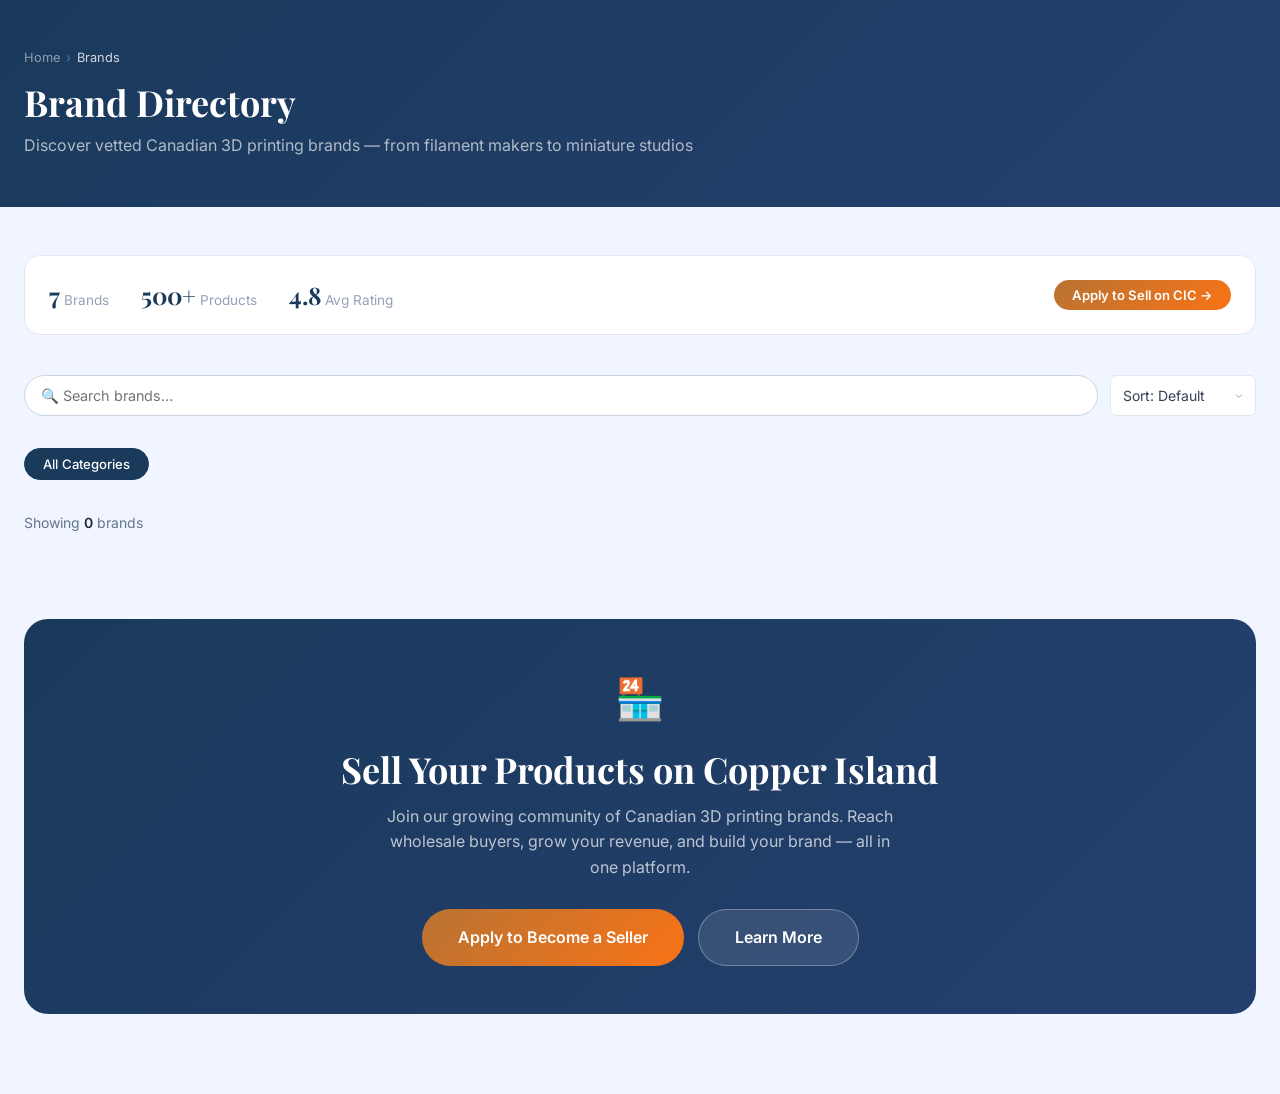
<file: brands.html>
<!DOCTYPE html>
<html lang="en">
<head>
  <meta charset="UTF-8">
  <meta name="viewport" content="width=device-width, initial-scale=1.0">
  <title>Brands Directory — Copper Island Collectables</title>
  <meta name="description" content="Discover all 3D printing brands on Copper Island Collectables. Browse by category, rating, and specialty.">
  <link rel="preconnect" href="https://fonts.googleapis.com">
  <link rel="preconnect" href="https://fonts.gstatic.com" crossorigin>
  <link href="https://fonts.googleapis.com/css2?family=Playfair+Display:wght@600;700;800&family=Inter:wght@400;500;600;700&display=swap" rel="stylesheet">
  <link rel="stylesheet" href="css/styles.css">
  <link rel="icon" type="image/png" href="copperlogo.png">
  <style>
    .brands-page-grid {
      display: grid;
      grid-template-columns: repeat(auto-fill, minmax(320px, 1fr));
      gap: 24px;
    }
    .brand-list-card {
      background: var(--white);
      border-radius: var(--radius-lg);
      border: 1px solid var(--gray-200);
      overflow: hidden;
      transition: all var(--transition);
      box-shadow: var(--shadow-xs);
      text-decoration: none;
      display: block;
    }
    .brand-list-card:hover {
      transform: translateY(-5px);
      box-shadow: var(--shadow-md);
      border-color: var(--copper-light);
    }
    .brand-list-cover {
      height: 120px;
      overflow: hidden;
      position: relative;
    }
    .brand-list-cover img {
      width: 100%; height: 100%; object-fit: cover;
    }
    .brand-list-body {
      padding: 20px;
      display: flex;
      gap: 16px;
      align-items: flex-start;
    }
    .brand-list-logo {
      width: 56px; height: 56px;
      border-radius: var(--radius);
      background: linear-gradient(135deg, var(--blue-dark), var(--blue-mid));
      color: var(--white);
      font-family: var(--font-heading);
      font-size: 1.3rem; font-weight: 700;
      display: flex; align-items: center; justify-content: center;
      flex-shrink: 0; margin-top: -44px;
      border: 3px solid var(--white);
      box-shadow: var(--shadow-sm);
    }
    .brand-list-info { flex: 1; }
    .brand-list-name { font-family: var(--font-heading); font-size: 1.1rem; font-weight: 700; color: var(--blue-dark); margin-bottom: 4px; }
    .brand-list-cat { font-size: 0.72rem; font-weight: 700; text-transform: uppercase; letter-spacing: .07em; color: var(--copper); margin-bottom: 6px; }
    .brand-list-tagline { font-size: 0.82rem; color: var(--gray-500); line-height: 1.5; margin-bottom: 10px; }
    .brand-list-meta { display: flex; gap: 14px; flex-wrap: wrap; font-size: 0.75rem; color: var(--gray-400); }
    .brand-search-bar {
      display: flex; gap: 12px; margin-bottom: 32px; flex-wrap: wrap;
    }
    .brand-search-input {
      flex: 1; min-width: 240px;
      padding: 11px 16px; border: 1.5px solid var(--gray-300);
      border-radius: var(--radius-full); font-size: 0.9rem;
      outline: none; transition: border-color var(--transition);
    }
    .brand-search-input:focus { border-color: var(--copper); }
    .cat-filter-pills { display: flex; gap: 8px; flex-wrap: wrap; margin-bottom: 32px; }
    .cat-pill {
      padding: 7px 18px; border-radius: var(--radius-full);
      border: 1.5px solid var(--gray-300); background: var(--white);
      font-size: 0.82rem; font-weight: 500; color: var(--gray-600);
      cursor: pointer; transition: all var(--transition);
    }
    .cat-pill:hover, .cat-pill.active {
      background: var(--blue-dark); border-color: var(--blue-dark); color: var(--white);
    }
  </style>
</head>
<body>

<div id="header-mount"></div>

<!-- Page Hero -->
<section class="page-hero">
  <div class="container">
    <div class="breadcrumb">
      <a href="index.html">Home</a><span>›</span>
      <span class="current">Brands</span>
    </div>
    <h1>Brand Directory</h1>
    <p>Discover vetted Canadian 3D printing brands — from filament makers to miniature studios</p>
  </div>
</section>

<!-- Brands Section -->
<section style="padding:48px 0 80px;background:var(--blue-bg)">
  <div class="container">

    <!-- Stats Bar -->
    <div style="display:flex;gap:32px;flex-wrap:wrap;margin-bottom:40px;padding:20px 24px;background:var(--white);border-radius:var(--radius-lg);border:1px solid var(--gray-200)">
      <div><span style="font-size:1.5rem;font-weight:700;font-family:var(--font-heading);color:var(--blue-dark)">7</span> <span style="font-size:0.85rem;color:var(--gray-400)">Brands</span></div>
      <div><span style="font-size:1.5rem;font-weight:700;font-family:var(--font-heading);color:var(--blue-dark)">500+</span> <span style="font-size:0.85rem;color:var(--gray-400)">Products</span></div>
      <div><span style="font-size:1.5rem;font-weight:700;font-family:var(--font-heading);color:var(--blue-dark)">4.8</span> <span style="font-size:0.85rem;color:var(--gray-400)">Avg Rating</span></div>
      <div style="margin-left:auto;display:flex;align-items:center"><button class="btn btn-copper btn-sm" onclick="openModal()">Apply to Sell on CIC →</button></div>
    </div>

    <!-- Search + Sort -->
    <div class="brand-search-bar">
      <input type="text" class="brand-search-input" id="brand-search"
        placeholder="🔍 Search brands…" oninput="filterBrands()">
      <select class="sort-select" id="brand-sort" onchange="filterBrands()" style="padding-right:36px">
        <option value="default">Sort: Default</option>
        <option value="rating">Top Rated</option>
        <option value="products">Most Products</option>
        <option value="name">Name A–Z</option>
        <option value="newest">Newest</option>
      </select>
    </div>

    <!-- Category Pills -->
    <div class="cat-filter-pills" id="cat-pills">
      <button class="cat-pill active" data-cat="" onclick="setCatFilter('',this)">All Categories</button>
    </div>

    <!-- Results count -->
    <div style="margin-bottom:20px;font-size:0.875rem;color:var(--gray-500)">
      Showing <span id="brand-count" style="font-weight:600;color:var(--gray-800)">0</span> brands
    </div>

    <!-- Grid -->
    <div class="brands-page-grid" id="brands-grid"></div>

    <!-- Empty State -->
    <div id="brands-empty" style="display:none;text-align:center;padding:80px">
      <div style="font-size:3rem;margin-bottom:16px">🔍</div>
      <h3 style="color:var(--blue-dark);margin-bottom:8px">No brands found</h3>
      <p style="color:var(--gray-400)">Try a different search term or category filter</p>
    </div>

    <!-- Become a Seller CTA -->
    <div style="margin-top:64px;background:linear-gradient(135deg,var(--blue-dark),#243f6e);border-radius:var(--radius-xl);padding:48px;text-align:center;color:var(--white)">
      <div style="font-size:2.5rem;margin-bottom:16px">🏪</div>
      <h2 style="color:var(--white);margin-bottom:12px">Sell Your Products on Copper Island</h2>
      <p style="color:rgba(255,255,255,0.7);max-width:520px;margin:0 auto 28px">Join our growing community of Canadian 3D printing brands. Reach wholesale buyers, grow your revenue, and build your brand — all in one platform.</p>
      <div style="display:flex;gap:14px;justify-content:center;flex-wrap:wrap">
        <button class="btn btn-copper btn-lg" onclick="openModal()">Apply to Become a Seller</button>
        <a href="about.html" class="btn btn-lg" style="background:rgba(255,255,255,0.1);color:var(--white);border:1.5px solid rgba(255,255,255,0.3)">Learn More</a>
      </div>
    </div>
  </div>
</section>

<div id="footer-mount"></div>
<div id="modal-mount"></div>

<script src="js/data.js"></script>
<script src="js/main.js"></script>
<script>
  initPage('brands');

  // Build category pills
  const brandCats = [...new Set(BRANDS.map(b => b.category))];
  const pillsEl = document.getElementById('cat-pills');
  brandCats.forEach(cat => {
    const btn = document.createElement('button');
    btn.className = 'cat-pill';
    btn.dataset.cat = cat;
    btn.textContent = cat;
    btn.onclick = () => setCatFilter(cat, btn);
    pillsEl.appendChild(btn);
  });

  let activeCatFilter = '';

  function setCatFilter(cat, el) {
    activeCatFilter = cat;
    document.querySelectorAll('.cat-pill').forEach(p => p.classList.remove('active'));
    el.classList.add('active');
    filterBrands();
  }

  function filterBrands() {
    const q    = document.getElementById('brand-search').value.toLowerCase();
    const sort = document.getElementById('brand-sort').value;
    let   list = [...BRANDS];

    if (activeCatFilter) list = list.filter(b => b.category === activeCatFilter);
    if (q) list = list.filter(b =>
      b.name.toLowerCase().includes(q) ||
      b.category.toLowerCase().includes(q) ||
      b.location.toLowerCase().includes(q) ||
      b.tagline.toLowerCase().includes(q) ||
      b.tags.join(' ').toLowerCase().includes(q)
    );

    switch (sort) {
      case 'rating':   list.sort((a, b) => b.rating - a.rating); break;
      case 'products': list.sort((a, b) => b.productCount - a.productCount); break;
      case 'name':     list.sort((a, b) => a.name.localeCompare(b.name)); break;
      case 'newest':   list.sort((a, b) => b.founded - a.founded); break;
    }

    document.getElementById('brand-count').textContent = list.length;

    const grid = document.getElementById('brands-grid');
    const empty = document.getElementById('brands-empty');

    if (list.length === 0) {
      grid.innerHTML = '';
      empty.style.display = 'block';
    } else {
      empty.style.display = 'none';
      grid.innerHTML = list.map(brand => {
        const prodCount = PRODUCTS.filter(p => p.brandId === brand.id).length;
        return `
          <a href="brand.html?id=${brand.id}" class="brand-list-card">
            <div class="brand-list-cover">
              <img src="${brand.cover}" alt="${brand.name}" loading="lazy"
                onerror="this.src='https://picsum.photos/seed/bcover${brand.id}/800/300'">
            </div>
            <div class="brand-list-body">
              <div class="brand-list-logo">${brand.name.charAt(0)}</div>
              <div class="brand-list-info">
                <div class="brand-list-cat">${brand.category}</div>
                <div class="brand-list-name">${brand.name}</div>
                <div class="brand-list-tagline">${brand.tagline}</div>
                <div class="brand-list-meta">
                  <span>📍 ${brand.location}</span>
                  <span>⭐ ${brand.rating} (${brand.reviewCount})</span>
                  <span>📦 ${prodCount} products</span>
                  <span>🏷️ Min ${brand.minOrder}</span>
                </div>
                <div style="display:flex;flex-wrap:wrap;gap:5px;margin-top:10px">
                  ${brand.tags.slice(0,3).map(t => `<span class="chip" style="font-size:.7rem">${t}</span>`).join('')}
                </div>
              </div>
            </div>
          </a>
        `;
      }).join('');
    }
  }

  // Initial render
  filterBrands();
</script>
</body>
</html>
</file>
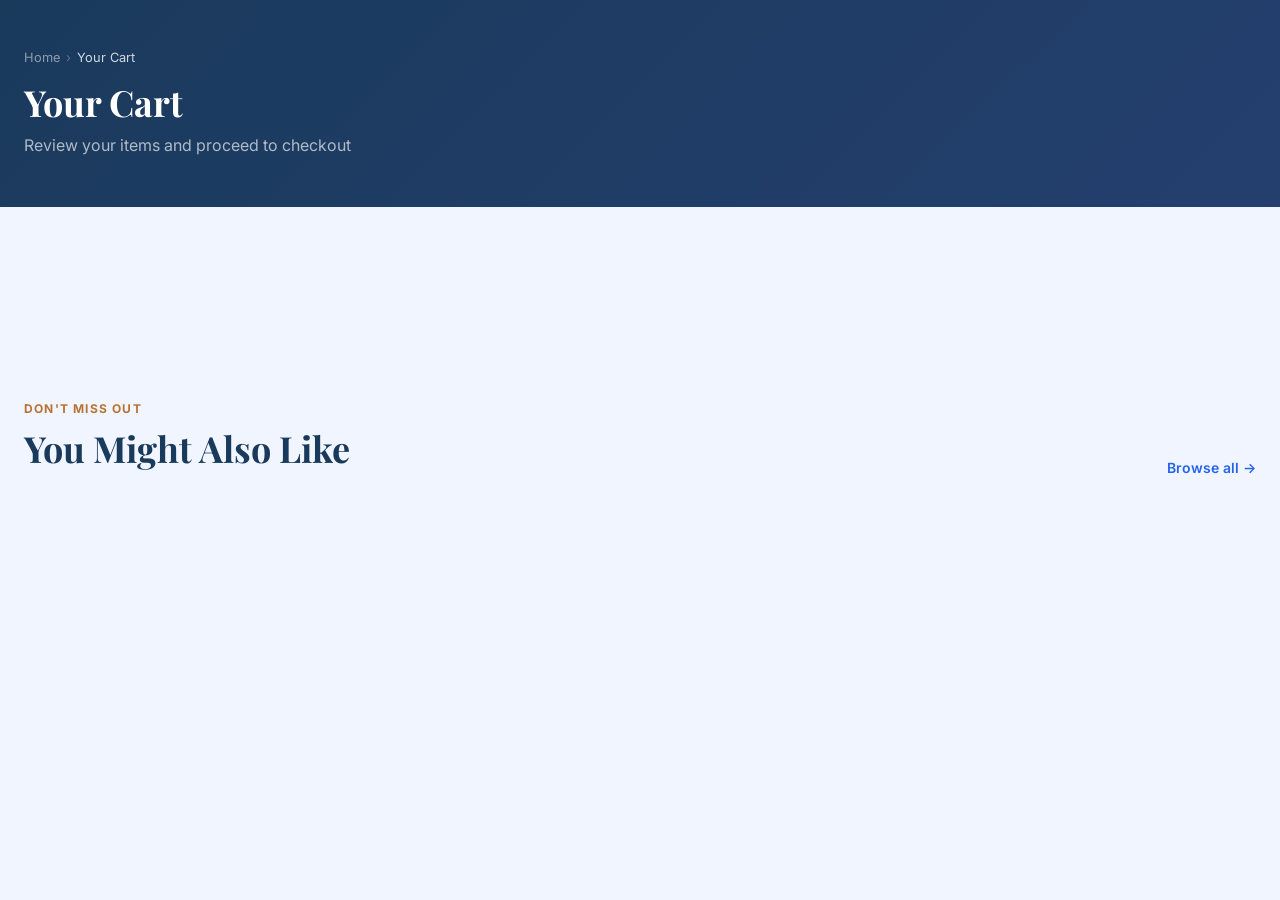
<file: cart.html>
<!DOCTYPE html>
<html lang="en">
<head>
  <meta charset="UTF-8">
  <meta name="viewport" content="width=device-width, initial-scale=1.0">
  <title>Cart — Copper Island Collectables</title>
  <meta name="description" content="Your shopping cart at Copper Island Collectables.">
  <link rel="preconnect" href="https://fonts.googleapis.com">
  <link rel="preconnect" href="https://fonts.gstatic.com" crossorigin>
  <link href="https://fonts.googleapis.com/css2?family=Playfair+Display:wght@600;700;800&family=Inter:wght@400;500;600;700&display=swap" rel="stylesheet">
  <link rel="stylesheet" href="css/styles.css">
  <link rel="icon" type="image/png" href="copperlogo.png">
</head>
<body>

<div id="header-mount"></div>

<!-- Page Hero -->
<section class="page-hero">
  <div class="container">
    <div class="breadcrumb">
      <a href="index.html">Home</a><span>›</span>
      <span class="current">Your Cart</span>
    </div>
    <h1>Your Cart</h1>
    <p id="cart-hero-desc">Review your items and proceed to checkout</p>
  </div>
</section>

<!-- Cart -->
<div class="container cart-page">
  <div id="cart-mount"></div>
</div>

<!-- Recently Viewed / Suggested -->
<section style="background:var(--blue-bg);padding:64px 0">
  <div class="container">
    <div class="section-header">
      <div>
        <div class="section-eyebrow">Don't Miss Out</div>
        <h2 class="section-title">You Might Also Like</h2>
      </div>
      <a href="category.html" class="see-all-link">Browse all →</a>
    </div>
    <div class="products-grid" id="suggested-grid"></div>
  </div>
</section>

<div id="footer-mount"></div>
<div id="modal-mount"></div>

<script src="js/data.js"></script>
<script src="js/main.js"></script>
<script>
  initPage('');

  function renderCart() {
    const cart  = getCart();
    const mount = document.getElementById('cart-mount');

    if (cart.length === 0) {
      document.getElementById('cart-hero-desc').textContent = 'Your cart is currently empty';
      mount.innerHTML = `
        <div class="cart-empty">
          <div class="cart-empty-icon">🛒</div>
          <h2>Your cart is empty</h2>
          <p>Add some amazing 3D printing supplies to get started!</p>
          <a href="category.html" class="btn btn-primary btn-lg">Start Shopping</a>
        </div>
      `;
      return;
    }

    document.getElementById('cart-hero-desc').textContent = `${cart.reduce((s,i)=>s+i.qty,0)} item${cart.reduce((s,i)=>s+i.qty,0)!==1?'s':''} in your cart`;

    const subtotal  = getCartTotal();
    const shipping  = subtotal >= 150 ? 0 : 12.95;
    const tax       = subtotal * 0.13;
    const total     = subtotal + shipping + tax;
    const savedAmt  = cart.reduce((s, item) => {
      const p = getProductById(item.id);
      return s + (p ? (p.retailPrice - p.wholesalePrice) * item.qty : 0);
    }, 0);

    mount.innerHTML = `
      <div class="cart-grid">
        <!-- Cart Items -->
        <div class="cart-items">
          <div style="display:flex;align-items:center;justify-content:space-between;margin-bottom:16px">
            <h3 style="font-family:var(--font-body);font-size:1rem;font-weight:700;color:var(--gray-800)">Order Items (${cart.length})</h3>
            <button onclick="clearAllCart()" style="background:none;border:none;font-size:0.78rem;color:var(--gray-400);cursor:pointer">Clear all</button>
          </div>

          ${cart.map(item => {
            const product = getProductById(item.id);
            const lineTotal = item.price * item.qty;
            const saved = product ? (product.retailPrice - product.wholesalePrice) * item.qty : 0;
            return `
              <div class="cart-item" id="cart-item-${item.id}-${encodeURIComponent(item.variant)}">
                <a href="product.html?id=${item.id}" class="cart-item-img">
                  <img src="${item.image}" alt="${item.name}"
                    onerror="this.src='https://picsum.photos/seed/${item.id}/200/200'">
                </a>
                <div class="cart-item-info">
                  <div class="cart-item-brand">${item.brand}</div>
                  <a href="product.html?id=${item.id}" class="cart-item-name" style="display:block">${item.name}</a>
                  ${item.variant ? `<div class="cart-item-variant">Variant: ${item.variant}</div>` : ''}
                  ${saved > 0 ? `<div style="font-size:0.72rem;color:var(--orange);margin-top:4px;font-weight:600">You save ${formatPrice(saved)}</div>` : ''}
                  <div class="cart-item-controls">
                    <div class="qty-control">
                      <button onclick="cartUpdateQty(${item.id},'${item.variant}',-1)">−</button>
                      <input type="number" value="${item.qty}" min="1"
                        onchange="cartSetQty(${item.id},'${item.variant}',this.value)"
                        style="width:52px;height:36px">
                      <button onclick="cartUpdateQty(${item.id},'${item.variant}',1)">+</button>
                    </div>
                    <div style="text-align:right">
                      <div class="cart-item-price">${formatPrice(lineTotal)}</div>
                      <div style="font-size:0.72rem;color:var(--gray-400)">${formatPrice(item.price)} each</div>
                    </div>
                    <button class="cart-remove" onclick="cartRemove(${item.id},'${item.variant}')">✕ Remove</button>
                  </div>
                </div>
              </div>
            `;
          }).join('')}

          <div style="margin-top:24px;padding:16px;background:var(--blue-bg);border-radius:var(--radius);border:1px solid var(--blue-light);font-size:0.85rem;color:var(--blue-dark)">
            ${shipping === 0 ? '🎉 You qualify for <strong>free shipping</strong>!' : `📦 Add <strong>${formatPrice(150 - subtotal)}</strong> more to get <strong>free shipping</strong>`}
          </div>
        </div>

        <!-- Order Summary -->
        <div class="order-summary">
          <h3>Order Summary</h3>

          <div class="summary-row"><span class="label">Subtotal (${cart.reduce((s,i)=>s+i.qty,0)} items)</span><span class="value">${formatPrice(subtotal)}</span></div>
          ${savedAmt > 0 ? `<div class="summary-row"><span class="label" style="color:var(--orange)">Wholesale Savings</span><span class="value" style="color:var(--orange)">−${formatPrice(savedAmt)}</span></div>` : ''}
          <div class="summary-row"><span class="label">Shipping</span><span class="value">${shipping === 0 ? '<span style="color:#22c55e;font-weight:600">FREE</span>' : formatPrice(shipping)}</span></div>
          <div class="summary-row"><span class="label">Tax (HST 13%)</span><span class="value">${formatPrice(tax)}</span></div>

          <div class="promo-input-row">
            <input type="text" placeholder="Promo code" id="promo-input">
            <button onclick="applyPromo()">Apply</button>
          </div>

          <div class="summary-row summary-total">
            <span class="label">Total</span>
            <span class="value">${formatPrice(total)}</span>
          </div>

          <button class="btn btn-primary btn-full btn-lg" style="margin-top:20px" onclick="proceedCheckout()">Proceed to Checkout →</button>
          <a href="category.html" class="btn btn-outline btn-full" style="margin-top:10px">Continue Shopping</a>

          <div style="margin-top:20px;display:flex;flex-direction:column;gap:6px;font-size:0.75rem;color:var(--gray-400)">
            <div>🔒 256-bit SSL encrypted checkout</div>
            <div>📦 Free shipping on orders over $150</div>
            <div>🔄 30-day return policy</div>
            <div>💳 Net-30 terms available</div>
          </div>

          <div style="margin-top:20px;padding-top:16px;border-top:1px solid var(--gray-200)">
            <div style="font-size:0.72rem;color:var(--gray-400);margin-bottom:8px;text-align:center">We Accept</div>
            <div style="display:flex;justify-content:center;gap:8px;font-size:1.2rem">💳 🏦 💰 📱</div>
          </div>
        </div>
      </div>
    `;
  }

  function cartUpdateQty(id, variant, delta) {
    const cart  = getCart();
    const item  = cart.find(i => i.id === id && i.variant === variant);
    if (!item) return;
    const newQty = Math.max(1, item.qty + delta);
    updateCartQty(id, variant, newQty);
    renderCart();
  }

  function cartSetQty(id, variant, val) {
    updateCartQty(id, variant, parseInt(val) || 1);
    renderCart();
  }

  function cartRemove(id, variant) {
    removeFromCart(id, variant);
    renderCart();
    showToast('Item removed from cart', 'info');
  }

  function clearAllCart() {
    if (confirm('Remove all items from your cart?')) {
      localStorage.removeItem('cic_cart');
      updateCartBadge();
      renderCart();
    }
  }

  function applyPromo() {
    const code = document.getElementById('promo-input').value.trim().toUpperCase();
    if (code === 'MAKER10') showToast('Promo code applied! 10% off your order 🎉', 'success');
    else if (code === 'CIC2025') showToast('Welcome promo applied! Free shipping added 🎉', 'success');
    else showToast('Invalid promo code. Try MAKER10 or CIC2025', 'error');
  }

  function proceedCheckout() {
    openModal();
    showToast('Please log in or sign up to complete your order', 'info');
  }

  // Suggested products (featured, not in cart)
  const cartIds = getCart().map(i => i.id);
  const suggested = PRODUCTS.filter(p => !cartIds.includes(p.id) && p.isFeatured).slice(0, 4);
  document.getElementById('suggested-grid').innerHTML = suggested.map(renderProductCard).join('');

  // Initial render
  renderCart();
</script>
</body>
</html>
</file>
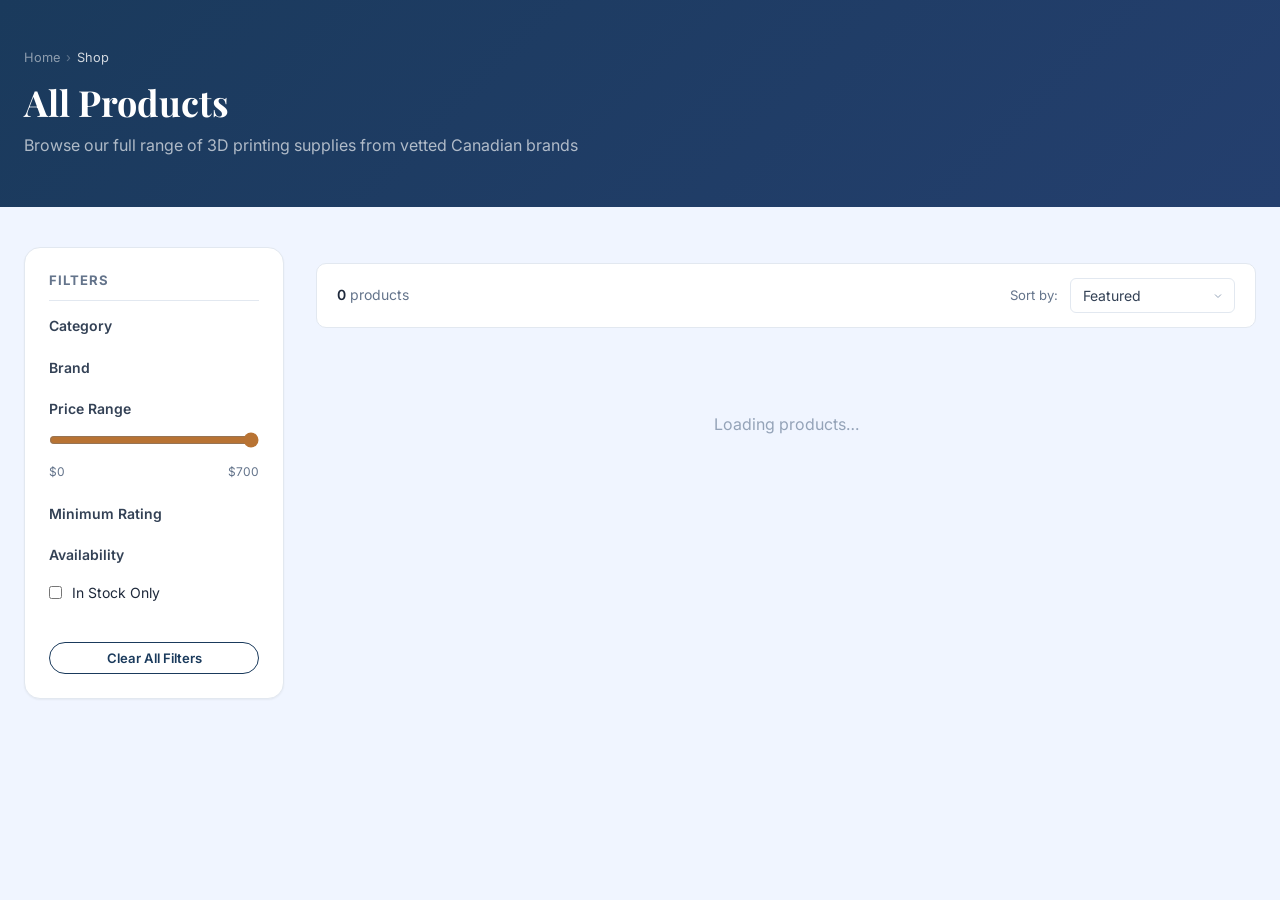
<file: category.html>
<!DOCTYPE html>
<html lang="en">
<head>
  <meta charset="UTF-8">
  <meta name="viewport" content="width=device-width, initial-scale=1.0">
  <title>Shop — Copper Island Collectables</title>
  <meta name="description" content="Browse all 3D printing products — printers, filaments, resin, miniatures, parts, and tools at wholesale prices.">
  <link rel="preconnect" href="https://fonts.googleapis.com">
  <link rel="preconnect" href="https://fonts.gstatic.com" crossorigin>
  <link href="https://fonts.googleapis.com/css2?family=Playfair+Display:wght@600;700;800&family=Inter:wght@400;500;600;700&display=swap" rel="stylesheet">
  <link rel="stylesheet" href="css/styles.css">
  <link rel="icon" type="image/png" href="copperlogo.png">
  <style>
    .mobile-filter-btn {
      display: none; padding: 10px 18px; background: var(--blue-dark); color: var(--white);
      border: none; border-radius: var(--radius-sm); font-size: 0.875rem; font-weight: 600;
      cursor: pointer; margin-bottom: 16px;
    }
    @media (max-width: 768px) { .mobile-filter-btn { display: flex; align-items: center; gap: 8px; } }
  </style>
</head>
<body>

<div id="header-mount"></div>

<!-- Page Hero -->
<section class="page-hero">
  <div class="container">
    <div class="breadcrumb">
      <a href="index.html">Home</a>
      <span>›</span>
      <span class="current" id="breadcrumb-current">Shop</span>
    </div>
    <h1 id="page-title">All Products</h1>
    <p id="page-desc">Browse our full range of 3D printing supplies from vetted Canadian brands</p>
  </div>
</section>

<!-- Main Shop Layout -->
<div class="container">
  <div class="shop-layout">

    <!-- Sidebar Filters -->
    <aside class="filter-sidebar" id="filter-sidebar">
      <h3>Filters</h3>

      <!-- Category -->
      <div class="filter-group">
        <h4>Category</h4>
        <div id="cat-filters"></div>
      </div>

      <!-- Brand -->
      <div class="filter-group">
        <h4>Brand</h4>
        <div id="brand-filters"></div>
      </div>

      <!-- Price Range -->
      <div class="filter-group">
        <h4>Price Range</h4>
        <div class="price-range">
          <input type="range" id="price-max" min="10" max="700" value="700" step="5"
            oninput="document.getElementById('price-max-label').textContent = '$'+this.value; filterProducts()">
          <div class="price-labels">
            <span>$0</span>
            <span id="price-max-label">$700</span>
          </div>
        </div>
      </div>

      <!-- Rating -->
      <div class="filter-group">
        <h4>Minimum Rating</h4>
        <div id="rating-filters"></div>
      </div>

      <!-- Stock -->
      <div class="filter-group">
        <h4>Availability</h4>
        <label class="filter-option">
          <input type="checkbox" id="filter-instock" onchange="filterProducts()">
          <label>In Stock Only</label>
        </label>
      </div>

      <button class="btn btn-outline btn-full btn-sm" onclick="clearFilters()" style="margin-top:8px">Clear All Filters</button>
    </aside>

    <!-- Product Grid -->
    <main class="shop-main">
      <button class="mobile-filter-btn" onclick="toggleMobileFilters()">⚙️ Filters</button>

      <div class="active-filters" id="active-filters"></div>

      <div class="shop-toolbar">
        <div class="results-count"><span id="results-count">0</span> products</div>
        <div style="display:flex;align-items:center;gap:12px">
          <label style="font-size:0.82rem;color:var(--gray-500)">Sort by:</label>
          <select class="sort-select" id="sort-select" onchange="filterProducts()">
            <option value="featured">Featured</option>
            <option value="price-asc">Price: Low to High</option>
            <option value="price-desc">Price: High to Low</option>
            <option value="rating">Top Rated</option>
            <option value="newest">Newest First</option>
            <option value="name">Name A–Z</option>
          </select>
        </div>
      </div>

      <div class="products-grid" id="products-grid">
        <div style="text-align:center;padding:60px;grid-column:1/-1;color:var(--gray-400)">Loading products…</div>
      </div>

      <!-- Pagination -->
      <div class="pagination" id="pagination"></div>
    </main>

  </div>
</div>

<div id="footer-mount"></div>
<div id="modal-mount"></div>

<script src="js/data.js"></script>
<script src="js/main.js"></script>
<script>
  initPage('shop');

  const PAGE_SIZE = 12;
  let currentPage = 1;
  let activeCat = getParam('cat') || '';
  let activeSearch = getParam('search') || '';
  let activeFilter = getParam('filter') || '';

  // Populate category filters
  document.getElementById('cat-filters').innerHTML = CATEGORIES.map(c => `
    <label class="filter-option">
      <input type="checkbox" class="filter-cat" value="${c.id}" ${activeCat === c.id ? 'checked' : ''} onchange="filterProducts()">
      <label>${c.name}</label>
      <span class="count">${c.count}</span>
    </label>
  `).join('');

  // Populate brand filters
  document.getElementById('brand-filters').innerHTML = BRANDS.map(b => `
    <label class="filter-option">
      <input type="checkbox" class="filter-brand" value="${b.id}" onchange="filterProducts()">
      <label>${b.name}</label>
      <span class="count">${b.productCount}</span>
    </label>
  `).join('');

  // Populate rating filters
  document.getElementById('rating-filters').innerHTML = [4.5, 4.0, 3.5].map(r => `
    <label class="filter-option">
      <input type="radio" name="min-rating" value="${r}" onchange="filterProducts()">
      <label>${'★'.repeat(Math.floor(r))}${'½'.repeat(r % 1 >= 0.5 ? 1 : 0)} & up</label>
    </label>
  `).join('');

  // Update hero text
  if (activeCat) {
    const cat = CATEGORIES.find(c => c.id === activeCat);
    if (cat) {
      document.getElementById('page-title').textContent = cat.name;
      document.getElementById('page-desc').textContent = cat.desc;
      document.getElementById('breadcrumb-current').textContent = cat.name;
      document.title = `${cat.name} — Copper Island Collectables`;
    }
  } else if (activeSearch) {
    document.getElementById('page-title').textContent = `Search: "${activeSearch}"`;
    document.getElementById('breadcrumb-current').textContent = 'Search Results';
  } else if (activeFilter === 'new') {
    document.getElementById('page-title').textContent = 'New Arrivals';
    document.getElementById('breadcrumb-current').textContent = 'New Arrivals';
  }

  function getSelectedValues(selector) {
    return Array.from(document.querySelectorAll(`${selector}:checked`)).map(el => el.value);
  }

  function filterProducts() {
    currentPage = 1;
    renderProducts();
  }

  function renderProducts() {
    const selectedCats   = getSelectedValues('.filter-cat');
    const selectedBrands = getSelectedValues('.filter-brand');
    const maxPrice       = parseFloat(document.getElementById('price-max').value);
    const minRatingEl    = document.querySelector('[name="min-rating"]:checked');
    const minRating      = minRatingEl ? parseFloat(minRatingEl.value) : 0;
    const inStockOnly    = document.getElementById('filter-instock').checked;
    const sortVal        = document.getElementById('sort-select').value;

    let products = [...PRODUCTS];

    // Pre-filters from URL
    if (activeCat && selectedCats.length === 0) products = products.filter(p => p.category === activeCat);
    if (activeSearch) {
      const q = activeSearch.toLowerCase();
      products = products.filter(p =>
        p.name.toLowerCase().includes(q) || p.brand.toLowerCase().includes(q) ||
        p.categoryName.toLowerCase().includes(q) || (p.tags && p.tags.join(' ').toLowerCase().includes(q))
      );
    }
    if (activeFilter === 'new') products = products.filter(p => p.isNew);

    // Sidebar filters
    if (selectedCats.length   > 0) products = products.filter(p => selectedCats.includes(p.category));
    if (selectedBrands.length > 0) products = products.filter(p => selectedBrands.includes(String(p.brandId)));
    products = products.filter(p => p.wholesalePrice <= maxPrice);
    if (minRating > 0) products = products.filter(p => p.rating >= minRating);
    if (inStockOnly) products = products.filter(p => p.inStock);

    // Sort
    switch (sortVal) {
      case 'price-asc':  products.sort((a, b) => a.wholesalePrice - b.wholesalePrice); break;
      case 'price-desc': products.sort((a, b) => b.wholesalePrice - a.wholesalePrice); break;
      case 'rating':     products.sort((a, b) => b.rating - a.rating); break;
      case 'newest':     products.sort((a, b) => (b.isNew ? 1 : 0) - (a.isNew ? 1 : 0)); break;
      case 'name':       products.sort((a, b) => a.name.localeCompare(b.name)); break;
      default:           products.sort((a, b) => (b.isFeatured ? 1 : 0) - (a.isFeatured ? 1 : 0)); break;
    }

    // Count
    document.getElementById('results-count').textContent = products.length;

    // Pagination
    const totalPages = Math.ceil(products.length / PAGE_SIZE);
    const start = (currentPage - 1) * PAGE_SIZE;
    const paged = products.slice(start, start + PAGE_SIZE);

    // Render
    const grid = document.getElementById('products-grid');
    if (paged.length === 0) {
      grid.innerHTML = `<div style="text-align:center;padding:80px;grid-column:1/-1">
        <div style="font-size:3rem;margin-bottom:16px">🔍</div>
        <h3 style="color:var(--blue-dark);margin-bottom:8px">No products found</h3>
        <p style="color:var(--gray-400)">Try adjusting your filters or <button onclick="clearFilters()" style="background:none;border:none;color:var(--blue-mid);cursor:pointer;font-weight:600">clearing all filters</button></p>
      </div>`;
    } else {
      grid.innerHTML = paged.map(renderProductCard).join('');
    }

    // Pagination buttons
    const paginationEl = document.getElementById('pagination');
    if (totalPages <= 1) { paginationEl.innerHTML = ''; return; }
    let pageHTML = '';
    if (currentPage > 1) pageHTML += `<button class="page-btn" onclick="goToPage(${currentPage - 1})">‹</button>`;
    for (let i = 1; i <= totalPages; i++) {
      if (i === 1 || i === totalPages || Math.abs(i - currentPage) <= 1) {
        pageHTML += `<button class="page-btn${i === currentPage ? ' active' : ''}" onclick="goToPage(${i})">${i}</button>`;
      } else if (Math.abs(i - currentPage) === 2) {
        pageHTML += `<span style="padding:0 4px;color:var(--gray-400)">…</span>`;
      }
    }
    if (currentPage < totalPages) pageHTML += `<button class="page-btn" onclick="goToPage(${currentPage + 1})">›</button>`;
    paginationEl.innerHTML = pageHTML;

    // Active filter tags
    renderActiveTags(selectedCats, selectedBrands, maxPrice, minRating, inStockOnly);
  }

  function goToPage(n) {
    currentPage = n;
    renderProducts();
    window.scrollTo({ top: 0, behavior: 'smooth' });
  }

  function renderActiveTags(cats, brands, maxPrice, minRating, inStock) {
    const tags = [];
    cats.forEach(c => {
      const cat = CATEGORIES.find(x => x.id === c);
      if (cat) tags.push({ label: cat.name, action: () => { document.querySelector(`.filter-cat[value="${c}"]`).checked = false; filterProducts(); } });
    });
    brands.forEach(b => {
      const brand = BRANDS.find(x => x.id === parseInt(b));
      if (brand) tags.push({ label: brand.name, action: () => { document.querySelector(`.filter-brand[value="${b}"]`).checked = false; filterProducts(); } });
    });
    if (maxPrice < 700) tags.push({ label: `Under $${maxPrice}`, action: () => { document.getElementById('price-max').value = 700; document.getElementById('price-max-label').textContent = '$700'; filterProducts(); } });
    if (minRating > 0) tags.push({ label: `${minRating}★+`, action: () => { document.querySelector('[name="min-rating"]:checked').checked = false; filterProducts(); } });
    if (inStock) tags.push({ label: 'In Stock', action: () => { document.getElementById('filter-instock').checked = false; filterProducts(); } });

    document.getElementById('active-filters').innerHTML = tags.map((t, i) =>
      `<div class="filter-tag">${t.label} <button onclick="activeFilterActions[${i}]()">✕</button></div>`
    ).join('');
    window.activeFilterActions = tags.map(t => t.action);
  }

  function clearFilters() {
    document.querySelectorAll('.filter-cat, .filter-brand').forEach(cb => cb.checked = false);
    document.getElementById('price-max').value = 700;
    document.getElementById('price-max-label').textContent = '$700';
    const ratingChecked = document.querySelector('[name="min-rating"]:checked');
    if (ratingChecked) ratingChecked.checked = false;
    document.getElementById('filter-instock').checked = false;
    activeCat = ''; activeSearch = ''; activeFilter = '';
    filterProducts();
  }

  function toggleMobileFilters() {
    const sidebar = document.getElementById('filter-sidebar');
    sidebar.classList.toggle('open');
  }

  // Initial render
  renderProducts();
</script>
</body>
</html>
</file>
<file: css/styles.css>
/* ============================================================
   COPPER ISLAND COLLECTABLES — Main Stylesheet
   Color Palette: Deep Blue, Orange, Copper
   ============================================================ */

/* ---------- CSS Variables ---------- */
:root {
  --blue-dark:    #1A3A5C;
  --blue-mid:     #2563EB;
  --blue-light:   #DBEAFE;
  --blue-bg:      #F0F5FF;
  --orange:       #F97316;
  --orange-dark:  #C2410C;
  --orange-light: #FED7AA;
  --copper:       #B87333;
  --copper-dark:  #8B5523;
  --copper-light: #D4956A;
  --copper-bg:    #FDF3E7;
  --white:        #FFFFFF;
  --gray-50:      #F8FAFC;
  --gray-100:     #F1F5F9;
  --gray-200:     #E2E8F0;
  --gray-300:     #CBD5E1;
  --gray-400:     #94A3B8;
  --gray-500:     #64748B;
  --gray-600:     #475569;
  --gray-700:     #334155;
  --gray-800:     #1E293B;
  --gray-900:     #0F172A;
  --shadow-xs:    0 1px 2px rgba(0,0,0,0.05);
  --shadow-sm:    0 2px 4px rgba(0,0,0,0.08);
  --shadow:       0 4px 12px rgba(0,0,0,0.10);
  --shadow-md:    0 8px 24px rgba(0,0,0,0.12);
  --shadow-lg:    0 16px 40px rgba(0,0,0,0.16);
  --radius-xs:    4px;
  --radius-sm:    6px;
  --radius:       10px;
  --radius-lg:    16px;
  --radius-xl:    24px;
  --radius-full:  9999px;
  --transition:   0.2s ease;
  --font-body:    'Inter', -apple-system, BlinkMacSystemFont, 'Segoe UI', sans-serif;
  --font-heading: 'Playfair Display', Georgia, serif;
}

/* ---------- Reset & Base ---------- */
*, *::before, *::after { box-sizing: border-box; margin: 0; padding: 0; }
html { scroll-behavior: smooth; font-size: 16px; }
body {
  font-family: var(--font-body);
  background: var(--blue-bg);
  color: var(--gray-800);
  line-height: 1.6;
  -webkit-font-smoothing: antialiased;
}
a { color: inherit; text-decoration: none; }
img { display: block; max-width: 100%; }
button { cursor: pointer; font-family: var(--font-body); }
ul, ol { list-style: none; }
input, select, textarea { font-family: var(--font-body); }

/* ---------- Typography ---------- */
h1, h2, h3, h4, h5 { font-family: var(--font-heading); line-height: 1.25; color: var(--blue-dark); }
h1 { font-size: clamp(2rem, 5vw, 3.5rem); font-weight: 700; }
h2 { font-size: clamp(1.5rem, 3vw, 2.25rem); font-weight: 700; }
h3 { font-size: clamp(1.125rem, 2vw, 1.5rem); font-weight: 600; }
h4 { font-size: 1.125rem; font-weight: 600; }
p { color: var(--gray-600); }

/* ---------- Utilities ---------- */
.container { max-width: 1280px; margin: 0 auto; padding: 0 24px; }
.container-wide { max-width: 1440px; margin: 0 auto; padding: 0 24px; }
.flex { display: flex; }
.flex-center { display: flex; align-items: center; justify-content: center; }
.flex-between { display: flex; align-items: center; justify-content: space-between; }
.grid { display: grid; }
.gap-1 { gap: 8px; }
.gap-2 { gap: 16px; }
.gap-3 { gap: 24px; }
.gap-4 { gap: 32px; }
.text-center { text-align: center; }
.text-copper { color: var(--copper); }
.text-orange { color: var(--orange); }
.text-blue { color: var(--blue-dark); }
.font-heading { font-family: var(--font-heading); }
.badge {
  display: inline-flex; align-items: center; gap: 4px;
  padding: 4px 10px; border-radius: var(--radius-full);
  font-size: 0.75rem; font-weight: 600; letter-spacing: 0.03em;
}
.badge-orange { background: var(--orange-light); color: var(--orange-dark); }
.badge-blue   { background: var(--blue-light);   color: var(--blue-dark);   }
.badge-copper { background: var(--copper-bg);     color: var(--copper-dark); }

/* ============================================================
   HEADER & NAVIGATION
   ============================================================ */
.site-header {
  position: sticky; top: 0; z-index: 1000;
  background: var(--blue-dark);
  box-shadow: 0 2px 20px rgba(26, 58, 92, 0.4);
}
.header-top {
  display: flex; align-items: center; gap: 20px;
  height: 72px; padding: 0 32px;
}
.header-logo {
  display: flex; align-items: center; gap: 10px;
  flex-shrink: 0; text-decoration: none;
}
.header-logo .logo-icon {
  width: 40px; height: 40px;
  border-radius: var(--radius-sm);
  object-fit: cover;
  background: var(--white);
  border: 1px solid rgba(255,255,255,0.35);
  box-shadow: var(--shadow-xs);
}
.header-logo .logo-text {
  font-family: var(--font-heading);
  font-size: 1.2rem; font-weight: 700;
  color: var(--white); line-height: 1.15;
}
.header-logo .logo-sub {
  font-size: 0.65rem; font-weight: 400;
  color: var(--copper-light); letter-spacing: 0.08em; text-transform: uppercase;
}

.header-search {
  flex: 1; max-width: 520px;
  display: flex; align-items: center;
  background: rgba(255,255,255,0.12);
  border: 1.5px solid rgba(255,255,255,0.2);
  border-radius: var(--radius-full);
  padding: 0 16px; height: 42px;
  transition: all var(--transition);
}
.header-search:focus-within {
  background: var(--white);
  border-color: var(--copper);
}
.header-search input {
  flex: 1; background: transparent; border: none; outline: none;
  font-size: 0.9rem; color: var(--white);
}
.header-search:focus-within input { color: var(--gray-800); }
.header-search input::placeholder { color: rgba(255,255,255,0.55); }
.header-search:focus-within input::placeholder { color: var(--gray-400); }
.header-search button {
  background: none; border: none; color: rgba(255,255,255,0.7);
  font-size: 1rem; padding: 0 4px;
  transition: color var(--transition);
}
.header-search:focus-within button { color: var(--copper); }

.header-actions {
  display: flex; align-items: center; gap: 8px; flex-shrink: 0;
}
.header-btn {
  display: flex; align-items: center; gap: 6px;
  padding: 8px 16px; border-radius: var(--radius-full);
  font-size: 0.875rem; font-weight: 500;
  border: none; transition: all var(--transition);
}
.header-btn-ghost {
  background: transparent; color: var(--white);
  border: 1.5px solid rgba(255,255,255,0.3);
}
.header-btn-ghost:hover {
  background: rgba(255,255,255,0.1);
  border-color: rgba(255,255,255,0.5);
}
.header-btn-primary {
  background: linear-gradient(135deg, var(--copper), var(--orange));
  color: var(--white); border: none;
}
.header-btn-primary:hover { opacity: 0.9; transform: translateY(-1px); }

.cart-btn {
  position: relative;
  background: rgba(255,255,255,0.12); border: 1.5px solid rgba(255,255,255,0.2);
  color: var(--white); border-radius: var(--radius-full);
  padding: 8px 14px; font-size: 1rem;
  transition: all var(--transition);
}
.cart-btn:hover { background: rgba(255,255,255,0.2); }
.cart-count {
  position: absolute; top: -6px; right: -6px;
  background: var(--orange); color: var(--white);
  font-size: 0.65rem; font-weight: 700;
  width: 18px; height: 18px; border-radius: 50%;
  display: flex; align-items: center; justify-content: center;
  border: 2px solid var(--blue-dark);
}

.header-nav {
  background: rgba(255,255,255,0.06);
  border-top: 1px solid rgba(255,255,255,0.1);
}
.nav-list {
  display: flex; align-items: center; gap: 0;
  padding: 0 32px; height: 44px;
}
.nav-item { position: relative; }
.nav-link {
  display: flex; align-items: center; gap: 5px;
  padding: 0 16px; height: 44px;
  color: rgba(255,255,255,0.8);
  font-size: 0.875rem; font-weight: 500;
  transition: color var(--transition);
  white-space: nowrap;
}
.nav-link:hover, .nav-link.active { color: var(--white); }
.nav-link.active::after {
  content: '';
  position: absolute; bottom: 0; left: 16px; right: 16px;
  height: 2px; background: var(--copper);
  border-radius: 2px 2px 0 0;
}
.nav-dropdown {
  position: absolute; top: calc(100% + 4px); left: 0;
  background: var(--white); border-radius: var(--radius);
  box-shadow: var(--shadow-lg); min-width: 220px;
  opacity: 0; pointer-events: none; transform: translateY(-8px);
  transition: all var(--transition);
  border: 1px solid var(--gray-200);
  z-index: 100;
}
.nav-item:hover .nav-dropdown {
  opacity: 1; pointer-events: all; transform: translateY(0);
}
.nav-dropdown a {
  display: block; padding: 10px 16px;
  font-size: 0.875rem; color: var(--gray-700);
  transition: all var(--transition);
}
.nav-dropdown a:hover {
  background: var(--blue-bg); color: var(--blue-dark);
  padding-left: 22px;
}

/* ============================================================
   HERO SECTION
   ============================================================ */
.hero {
  background: linear-gradient(135deg, var(--blue-dark) 0%, #243f6e 40%, #1e3a5c 70%, #2d1f0e 100%);
  padding: 80px 0 100px;
  position: relative; overflow: hidden;
}
.hero::before {
  content: '';
  position: absolute; inset: 0;
  background: url("data:image/svg+xml,%3Csvg width='60' height='60' viewBox='0 0 60 60' xmlns='http://www.w3.org/2000/svg'%3E%3Cg fill='none' fill-rule='evenodd'%3E%3Cg fill='%23ffffff' fill-opacity='0.03'%3E%3Cpath d='M36 34v-4h-2v4h-4v2h4v4h2v-4h4v-2h-4zm0-30V0h-2v4h-4v2h4v4h2V6h4V4h-4zM6 34v-4H4v4H0v2h4v4h2v-4h4v-2H6zM6 4V0H4v4H0v2h4v4h2V6h4V4H6z'/%3E%3C/g%3E%3C/g%3E%3C/svg%3E");
}
.hero-inner {
  display: grid; grid-template-columns: 1fr 1fr;
  gap: 60px; align-items: center;
  position: relative; z-index: 1;
}
.hero-content {}
.hero-badge {
  display: inline-flex; align-items: center; gap: 8px;
  background: rgba(184, 115, 51, 0.2);
  border: 1px solid rgba(184, 115, 51, 0.4);
  color: var(--copper-light);
  padding: 6px 14px; border-radius: var(--radius-full);
  font-size: 0.8rem; font-weight: 600; letter-spacing: 0.05em;
  text-transform: uppercase; margin-bottom: 20px;
}
.hero h1 { color: var(--white); margin-bottom: 20px; }
.hero h1 span { color: var(--copper-light); }
.hero-desc {
  font-size: 1.1rem; color: rgba(255,255,255,0.75);
  margin-bottom: 36px; line-height: 1.7;
}
.hero-actions {
  display: flex; gap: 14px; flex-wrap: wrap;
}
.btn-hero-primary {
  background: linear-gradient(135deg, var(--copper), var(--orange));
  color: var(--white); border: none;
  padding: 14px 32px; border-radius: var(--radius-full);
  font-size: 1rem; font-weight: 600;
  box-shadow: 0 4px 20px rgba(249, 115, 22, 0.4);
  transition: all var(--transition);
}
.btn-hero-primary:hover { transform: translateY(-2px); box-shadow: 0 6px 28px rgba(249, 115, 22, 0.5); }
.btn-hero-secondary {
  background: rgba(255,255,255,0.1);
  color: var(--white);
  border: 1.5px solid rgba(255,255,255,0.3);
  padding: 14px 32px; border-radius: var(--radius-full);
  font-size: 1rem; font-weight: 500;
  transition: all var(--transition);
}
.btn-hero-secondary:hover { background: rgba(255,255,255,0.18); border-color: rgba(255,255,255,0.5); }

.hero-stats {
  display: flex; gap: 32px; margin-top: 48px;
  padding-top: 32px;
  border-top: 1px solid rgba(255,255,255,0.12);
}
.hero-stat-num {
  font-family: var(--font-heading); font-size: 1.75rem; font-weight: 700;
  color: var(--white);
}
.hero-stat-label { font-size: 0.8rem; color: rgba(255,255,255,0.55); margin-top: 2px; }

.hero-visual {
  display: grid; grid-template-columns: 1fr 1fr;
  gap: 16px;
}
.hero-card {
  background: rgba(255,255,255,0.08);
  border: 1px solid rgba(255,255,255,0.12);
  border-radius: var(--radius-lg);
  overflow: hidden; transition: transform var(--transition);
}
.hero-card:hover { transform: translateY(-4px); }
.hero-card:nth-child(1) { grid-column: span 2; }
.hero-card img { width: 100%; height: 180px; object-fit: cover; }
.hero-card:nth-child(1) img { height: 220px; }
.hero-card-label {
  padding: 12px 14px;
  font-size: 0.8rem; font-weight: 600; color: rgba(255,255,255,0.8);
}

/* ============================================================
   SECTION HEADERS
   ============================================================ */
.section { padding: 72px 0; }
.section-sm { padding: 48px 0; }
.section-header {
  display: flex; align-items: flex-end; justify-content: space-between;
  margin-bottom: 40px;
}
.section-header-left {}
.section-eyebrow {
  font-size: 0.75rem; font-weight: 700;
  letter-spacing: 0.1em; text-transform: uppercase;
  color: var(--copper); margin-bottom: 8px;
}
.section-title { color: var(--blue-dark); margin-bottom: 8px; }
.section-desc { color: var(--gray-500); font-size: 0.95rem; }
.see-all-link {
  display: flex; align-items: center; gap: 6px;
  color: var(--blue-mid); font-size: 0.875rem; font-weight: 600;
  transition: gap var(--transition);
  white-space: nowrap;
}
.see-all-link:hover { gap: 10px; color: var(--copper); }

/* ============================================================
   CATEGORY CARDS
   ============================================================ */
.categories-grid {
  display: grid;
  grid-template-columns: repeat(auto-fill, minmax(190px, 1fr));
  gap: 20px;
}
.category-card {
  background: var(--white); border-radius: var(--radius-lg);
  overflow: hidden; box-shadow: var(--shadow-sm);
  border: 1px solid var(--gray-200);
  transition: all var(--transition); cursor: pointer;
  text-decoration: none; display: block;
}
.category-card:hover {
  transform: translateY(-6px);
  box-shadow: var(--shadow-md);
  border-color: var(--copper-light);
}
.category-card-img {
  height: 140px; overflow: hidden; position: relative;
}
.category-card-img img { width: 100%; height: 100%; object-fit: cover; transition: transform 0.3s ease; }
.category-card:hover .category-card-img img { transform: scale(1.05); }
.category-card-overlay {
  position: absolute; inset: 0;
  background: linear-gradient(to bottom, transparent 40%, rgba(26,58,92,0.7));
}
.category-card-body { padding: 14px 16px; }
.category-card-icon { font-size: 1.5rem; margin-bottom: 6px; }
.category-card-name {
  font-family: var(--font-heading); font-size: 1rem; font-weight: 700;
  color: var(--blue-dark); margin-bottom: 2px;
}
.category-card-count { font-size: 0.78rem; color: var(--gray-400); }

/* ============================================================
   PRODUCT CARDS
   ============================================================ */
.products-grid {
  display: grid;
  grid-template-columns: repeat(auto-fill, minmax(230px, 1fr));
  gap: 24px;
}
.product-card {
  background: var(--white); border-radius: var(--radius-lg);
  border: 1px solid var(--gray-200);
  box-shadow: var(--shadow-xs);
  transition: all var(--transition); overflow: hidden;
  text-decoration: none; display: block; position: relative;
}
.product-card:hover {
  transform: translateY(-5px);
  box-shadow: var(--shadow-md);
  border-color: var(--copper-light);
}
.product-card-img {
  height: 210px; overflow: hidden; position: relative;
  background: var(--gray-100);
}
.product-card-img img { width: 100%; height: 100%; object-fit: cover; transition: transform 0.35s ease; }
.product-card:hover .product-card-img img { transform: scale(1.06); }
.product-card-badge {
  position: absolute; top: 10px; left: 10px;
}
.product-card-wishlist {
  position: absolute; top: 10px; right: 10px;
  background: var(--white); border: none;
  width: 32px; height: 32px; border-radius: 50%;
  display: flex; align-items: center; justify-content: center;
  font-size: 0.9rem; box-shadow: var(--shadow-sm);
  transition: all var(--transition); opacity: 0;
  cursor: pointer;
}
.product-card:hover .product-card-wishlist { opacity: 1; }
.product-card-wishlist:hover { background: var(--orange); color: var(--white); }

.product-card-body { padding: 16px; }
.product-card-brand {
  font-size: 0.72rem; font-weight: 700;
  letter-spacing: 0.06em; text-transform: uppercase;
  color: var(--copper); margin-bottom: 5px;
}
.product-card-name {
  font-size: 0.95rem; font-weight: 600;
  color: var(--gray-800); line-height: 1.35;
  margin-bottom: 8px;
  display: -webkit-box; -webkit-line-clamp: 2; -webkit-box-orient: vertical;
  overflow: hidden;
}
.product-card-rating {
  display: flex; align-items: center; gap: 5px;
  margin-bottom: 10px;
}
.stars { color: var(--orange); font-size: 0.75rem; letter-spacing: 1px; }
.rating-count { font-size: 0.72rem; color: var(--gray-400); }

.product-card-pricing {
  display: flex; align-items: baseline; gap: 8px;
}
.price-wholesale {
  font-size: 1.05rem; font-weight: 700; color: var(--blue-dark);
}
.price-retail {
  font-size: 0.8rem; color: var(--gray-400); text-decoration: line-through;
}
.price-unit { font-size: 0.72rem; color: var(--gray-400); }

.product-card-footer {
  padding: 12px 16px; border-top: 1px solid var(--gray-100);
  display: flex; align-items: center; justify-content: space-between;
}
.min-order { font-size: 0.72rem; color: var(--gray-400); }
.btn-add-cart {
  background: var(--blue-dark); color: var(--white);
  border: none; border-radius: var(--radius-sm);
  padding: 6px 14px; font-size: 0.78rem; font-weight: 600;
  transition: all var(--transition);
}
.btn-add-cart:hover { background: var(--copper); }

/* ============================================================
   BRAND CARDS
   ============================================================ */
.brands-scroll {
  display: flex; gap: 20px; overflow-x: auto;
  padding-bottom: 8px; scroll-snap-type: x mandatory;
  scrollbar-width: thin; scrollbar-color: var(--gray-300) transparent;
}
.brands-scroll::-webkit-scrollbar { height: 4px; }
.brands-scroll::-webkit-scrollbar-track { background: transparent; }
.brands-scroll::-webkit-scrollbar-thumb { background: var(--gray-300); border-radius: 2px; }

.brand-card {
  flex-shrink: 0; scroll-snap-align: start;
  width: 240px; background: var(--white);
  border-radius: var(--radius-lg); overflow: hidden;
  border: 1px solid var(--gray-200);
  box-shadow: var(--shadow-xs);
  transition: all var(--transition);
  text-decoration: none; display: block;
}
.brand-card:hover { transform: translateY(-4px); box-shadow: var(--shadow-md); border-color: var(--copper-light); }
.brand-card-cover { height: 100px; overflow: hidden; }
.brand-card-cover img { width: 100%; height: 100%; object-fit: cover; }
.brand-card-body { padding: 16px; }
.brand-card-logo {
  width: 48px; height: 48px; border-radius: var(--radius-sm);
  background: linear-gradient(135deg, var(--blue-dark), var(--blue-mid));
  color: var(--white); font-family: var(--font-heading);
  font-size: 1.1rem; font-weight: 700;
  display: flex; align-items: center; justify-content: center;
  margin-top: -28px; margin-bottom: 10px;
  border: 3px solid var(--white); box-shadow: var(--shadow-sm);
}
.brand-card-name {
  font-family: var(--font-heading); font-size: 1rem; font-weight: 700;
  color: var(--blue-dark); margin-bottom: 2px;
}
.brand-card-cat { font-size: 0.75rem; color: var(--copper); font-weight: 600; margin-bottom: 6px; }
.brand-card-loc { font-size: 0.75rem; color: var(--gray-400); }

.brands-grid {
  display: grid; grid-template-columns: repeat(auto-fill, minmax(220px, 1fr));
  gap: 20px;
}

/* ============================================================
   BUTTONS
   ============================================================ */
.btn {
  display: inline-flex; align-items: center; justify-content: center; gap: 8px;
  padding: 11px 24px; border-radius: var(--radius-full);
  font-size: 0.9rem; font-weight: 600; border: none;
  transition: all var(--transition); cursor: pointer;
}
.btn-primary { background: var(--blue-dark); color: var(--white); }
.btn-primary:hover { background: #243f6e; transform: translateY(-1px); }
.btn-copper { background: linear-gradient(135deg, var(--copper), var(--orange)); color: var(--white); }
.btn-copper:hover { opacity: 0.9; transform: translateY(-1px); }
.btn-orange { background: var(--orange); color: var(--white); }
.btn-orange:hover { background: var(--orange-dark); transform: translateY(-1px); }
.btn-outline {
  background: transparent; color: var(--blue-dark);
  border: 1.5px solid var(--blue-dark);
}
.btn-outline:hover { background: var(--blue-dark); color: var(--white); }
.btn-outline-copper {
  background: transparent; color: var(--copper);
  border: 1.5px solid var(--copper);
}
.btn-outline-copper:hover { background: var(--copper); color: var(--white); }
.btn-sm { padding: 7px 18px; font-size: 0.82rem; }
.btn-lg { padding: 15px 36px; font-size: 1rem; }
.btn-full { width: 100%; }

/* ============================================================
   PROMO BANNER
   ============================================================ */
.promo-banner {
  background: linear-gradient(135deg, var(--copper-dark) 0%, var(--copper) 50%, var(--orange-dark) 100%);
  padding: 60px 0;
}
.promo-inner {
  display: grid; grid-template-columns: 1fr 1fr;
  gap: 48px; align-items: center;
}
.promo-content h2 { color: var(--white); margin-bottom: 12px; }
.promo-content p { color: rgba(255,255,255,0.8); font-size: 1.05rem; margin-bottom: 28px; }
.promo-features { display: flex; flex-direction: column; gap: 12px; }
.promo-feature {
  display: flex; align-items: center; gap: 12px;
  color: rgba(255,255,255,0.9); font-size: 0.9rem;
}
.promo-feature-icon {
  width: 32px; height: 32px; border-radius: 50%;
  background: rgba(255,255,255,0.2);
  display: flex; align-items: center; justify-content: center;
  font-size: 0.9rem; flex-shrink: 0;
}

/* ============================================================
   HOW IT WORKS
   ============================================================ */
.how-it-works { background: var(--white); }
.steps-grid {
  display: grid; grid-template-columns: repeat(3, 1fr);
  gap: 40px; margin-top: 16px;
}
.step { text-align: center; padding: 32px 24px; }
.step-number {
  width: 56px; height: 56px; border-radius: 50%;
  background: var(--blue-dark); color: var(--white);
  font-family: var(--font-heading); font-size: 1.5rem; font-weight: 700;
  display: flex; align-items: center; justify-content: center;
  margin: 0 auto 20px;
}
.step-icon {
  font-size: 2.5rem; margin-bottom: 16px;
}
.step h3 { color: var(--blue-dark); margin-bottom: 10px; }
.step p { font-size: 0.9rem; }

/* ============================================================
   TESTIMONIALS
   ============================================================ */
.testimonials-grid {
  display: grid; grid-template-columns: repeat(auto-fill, minmax(300px, 1fr));
  gap: 24px;
}
.testimonial-card {
  background: var(--white); border-radius: var(--radius-lg);
  padding: 28px; border: 1px solid var(--gray-200);
  box-shadow: var(--shadow-xs);
}
.testimonial-stars { color: var(--orange); font-size: 1rem; letter-spacing: 3px; margin-bottom: 14px; }
.testimonial-text { font-size: 0.95rem; color: var(--gray-700); line-height: 1.7; margin-bottom: 20px; font-style: italic; }
.testimonial-author { display: flex; align-items: center; gap: 12px; }
.testimonial-avatar {
  width: 42px; height: 42px; border-radius: 50%;
  background: linear-gradient(135deg, var(--copper), var(--orange));
  color: var(--white); font-family: var(--font-heading);
  font-size: 1rem; font-weight: 700;
  display: flex; align-items: center; justify-content: center;
  flex-shrink: 0;
}
.testimonial-name { font-size: 0.875rem; font-weight: 700; color: var(--gray-800); }
.testimonial-role { font-size: 0.75rem; color: var(--gray-400); }

/* ============================================================
   NEWSLETTER
   ============================================================ */
.newsletter-section {
  background: var(--blue-dark);
  padding: 72px 0; text-align: center;
}
.newsletter-section h2 { color: var(--white); margin-bottom: 12px; }
.newsletter-section p { color: rgba(255,255,255,0.65); margin-bottom: 32px; }
.newsletter-form {
  display: flex; gap: 12px; max-width: 480px; margin: 0 auto;
}
.newsletter-form input {
  flex: 1; padding: 13px 20px;
  border: 1.5px solid rgba(255,255,255,0.2);
  background: rgba(255,255,255,0.1);
  border-radius: var(--radius-full);
  color: var(--white); font-size: 0.9rem; outline: none;
  transition: border-color var(--transition);
}
.newsletter-form input::placeholder { color: rgba(255,255,255,0.4); }
.newsletter-form input:focus { border-color: var(--copper-light); }
.newsletter-form button {
  background: linear-gradient(135deg, var(--copper), var(--orange));
  color: var(--white); border: none;
  padding: 13px 28px; border-radius: var(--radius-full);
  font-size: 0.9rem; font-weight: 600; white-space: nowrap;
  transition: opacity var(--transition);
}
.newsletter-form button:hover { opacity: 0.9; }

/* ============================================================
   FOOTER
   ============================================================ */
.site-footer {
  background: var(--gray-900);
  color: rgba(255,255,255,0.65);
  padding: 64px 0 32px;
}
.footer-grid {
  display: grid; grid-template-columns: 2fr 1fr 1fr 1fr 1fr;
  gap: 48px; margin-bottom: 48px;
}
.footer-brand .logo-text { color: var(--white); font-size: 1.15rem; }
.footer-brand .logo-sub { color: var(--copper-light); }
.footer-tagline {
  font-size: 0.875rem; color: rgba(255,255,255,0.5);
  margin-top: 14px; line-height: 1.65;
}
.footer-social { display: flex; gap: 10px; margin-top: 20px; }
.social-btn {
  width: 36px; height: 36px; border-radius: var(--radius-sm);
  background: rgba(255,255,255,0.08);
  display: flex; align-items: center; justify-content: center;
  color: rgba(255,255,255,0.6); font-size: 0.9rem;
  transition: all var(--transition); text-decoration: none;
}
.social-btn:hover { background: var(--copper); color: var(--white); }

.footer-col h4 {
  color: var(--white); font-family: var(--font-body);
  font-size: 0.82rem; font-weight: 700;
  letter-spacing: 0.08em; text-transform: uppercase;
  margin-bottom: 16px;
}
.footer-col ul { display: flex; flex-direction: column; gap: 10px; }
.footer-col ul li a {
  font-size: 0.875rem; color: rgba(255,255,255,0.5);
  transition: color var(--transition);
}
.footer-col ul li a:hover { color: var(--copper-light); }

.footer-bottom {
  border-top: 1px solid rgba(255,255,255,0.08);
  padding-top: 28px;
  display: flex; align-items: center; justify-content: space-between;
}
.footer-copy { font-size: 0.8rem; color: rgba(255,255,255,0.35); }
.footer-legal { display: flex; gap: 20px; }
.footer-legal a { font-size: 0.8rem; color: rgba(255,255,255,0.35); transition: color var(--transition); }
.footer-legal a:hover { color: var(--copper-light); }

/* ============================================================
   PAGE HERO (inner pages)
   ============================================================ */
.page-hero {
  background: linear-gradient(135deg, var(--blue-dark), #243f6e);
  padding: 48px 0;
}
.page-hero h1 { color: var(--white); font-size: clamp(1.5rem, 3vw, 2.25rem); }
.page-hero p { color: rgba(255,255,255,0.65); margin-top: 8px; }
.breadcrumb {
  display: flex; align-items: center; gap: 6px;
  margin-bottom: 12px;
  font-size: 0.8rem;
}
.breadcrumb a { color: rgba(255,255,255,0.5); transition: color var(--transition); }
.breadcrumb a:hover { color: var(--copper-light); }
.breadcrumb span { color: rgba(255,255,255,0.3); }
.breadcrumb .current { color: rgba(255,255,255,0.8); }

/* ============================================================
   CATEGORY PAGE LAYOUT
   ============================================================ */
.shop-layout {
  display: grid; grid-template-columns: 260px 1fr;
  gap: 32px; padding: 40px 0 80px;
  align-items: start;
}
.filter-sidebar {
  position: sticky; top: 130px;
  background: var(--white); border-radius: var(--radius-lg);
  border: 1px solid var(--gray-200); padding: 24px;
  box-shadow: var(--shadow-xs);
}
.filter-sidebar h3 {
  font-family: var(--font-body); font-size: 0.82rem; font-weight: 700;
  text-transform: uppercase; letter-spacing: 0.07em;
  color: var(--gray-500); margin-bottom: 16px;
  padding-bottom: 12px; border-bottom: 1px solid var(--gray-200);
}
.filter-group { margin-bottom: 24px; }
.filter-group h4 {
  font-family: var(--font-body); font-size: 0.875rem; font-weight: 600;
  color: var(--gray-700); margin-bottom: 12px;
}
.filter-option {
  display: flex; align-items: center; gap: 10px;
  padding: 6px 0; cursor: pointer; transition: color var(--transition);
}
.filter-option:hover { color: var(--blue-mid); }
.filter-option input { accent-color: var(--copper); }
.filter-option label { font-size: 0.875rem; cursor: pointer; }
.filter-option .count { margin-left: auto; font-size: 0.72rem; color: var(--gray-400); }

.price-range { margin-top: 8px; }
.price-range input[type="range"] {
  width: 100%; accent-color: var(--copper);
  background: transparent;
}
.price-labels {
  display: flex; justify-content: space-between;
  font-size: 0.75rem; color: var(--gray-500); margin-top: 6px;
}

.shop-main {}
.shop-toolbar {
  display: flex; align-items: center; justify-content: space-between;
  margin-bottom: 24px; padding: 14px 20px;
  background: var(--white); border-radius: var(--radius);
  border: 1px solid var(--gray-200);
}
.results-count { font-size: 0.875rem; color: var(--gray-500); }
.results-count span { font-weight: 600; color: var(--gray-800); }
.sort-select {
  padding: 8px 32px 8px 12px; border-radius: var(--radius-sm);
  border: 1.5px solid var(--gray-200); font-size: 0.875rem;
  color: var(--gray-700); background: var(--white);
  outline: none; cursor: pointer; appearance: none;
  background-image: url("data:image/svg+xml,%3Csvg xmlns='http://www.w3.org/2000/svg' width='12' height='12' viewBox='0 0 24 24' fill='none' stroke='%2394a3b8' stroke-width='2'%3E%3Cpolyline points='6 9 12 15 18 9'%3E%3C/polyline%3E%3C/svg%3E");
  background-repeat: no-repeat; background-position: right 10px center;
}

/* active filters */
.active-filters { display: flex; flex-wrap: wrap; gap: 8px; margin-bottom: 16px; }
.filter-tag {
  display: flex; align-items: center; gap: 6px;
  background: var(--blue-light); color: var(--blue-dark);
  padding: 4px 10px; border-radius: var(--radius-full);
  font-size: 0.78rem; font-weight: 600;
}
.filter-tag button {
  background: none; border: none; color: var(--blue-mid);
  font-size: 0.8rem; padding: 0; line-height: 1;
  transition: color var(--transition);
}
.filter-tag button:hover { color: var(--orange); }

/* pagination */
.pagination {
  display: flex; align-items: center; justify-content: center; gap: 8px;
  margin-top: 48px;
}
.page-btn {
  width: 38px; height: 38px; border-radius: var(--radius-sm);
  border: 1.5px solid var(--gray-200); background: var(--white);
  font-size: 0.875rem; color: var(--gray-600);
  display: flex; align-items: center; justify-content: center;
  transition: all var(--transition);
}
.page-btn:hover, .page-btn.active {
  background: var(--blue-dark); border-color: var(--blue-dark); color: var(--white);
}
.page-btn.active { pointer-events: none; }

/* ============================================================
   PRODUCT DETAIL PAGE
   ============================================================ */
.product-detail { padding: 48px 0 80px; }
.product-detail-grid {
  display: grid; grid-template-columns: 1fr 1fr;
  gap: 60px; margin-bottom: 64px;
}
.product-gallery {}
.main-image {
  border-radius: var(--radius-lg); overflow: hidden;
  border: 1px solid var(--gray-200); margin-bottom: 12px;
  aspect-ratio: 4/3; background: var(--gray-100);
}
.main-image img { width: 100%; height: 100%; object-fit: cover; }
.thumb-strip { display: flex; gap: 10px; }
.thumb {
  width: 72px; height: 72px; border-radius: var(--radius-sm);
  overflow: hidden; border: 2px solid transparent;
  cursor: pointer; transition: border-color var(--transition);
  flex-shrink: 0;
}
.thumb img { width: 100%; height: 100%; object-fit: cover; }
.thumb.active { border-color: var(--copper); }
.thumb:hover { border-color: var(--gray-400); }

.product-info {}
.product-info-brand {
  font-size: 0.78rem; font-weight: 700; letter-spacing: 0.07em;
  text-transform: uppercase; color: var(--copper); margin-bottom: 8px;
}
.product-info h1 { font-size: clamp(1.4rem, 2.5vw, 2rem); margin-bottom: 12px; }
.product-info-rating {
  display: flex; align-items: center; gap: 8px; margin-bottom: 20px;
}
.product-info-rating .stars { font-size: 0.9rem; }
.product-info-rating .rating-text { font-size: 0.85rem; color: var(--gray-500); }

.pricing-block {
  background: var(--blue-bg); border-radius: var(--radius);
  padding: 20px; margin-bottom: 24px;
  border: 1px solid var(--blue-light);
}
.pricing-row { display: flex; align-items: baseline; gap: 10px; }
.price-main { font-size: 2rem; font-weight: 700; color: var(--blue-dark); font-family: var(--font-heading); }
.price-original { font-size: 1rem; color: var(--gray-400); text-decoration: line-through; }
.price-save { font-size: 0.8rem; font-weight: 600; color: var(--orange); background: var(--orange-light); padding: 2px 8px; border-radius: var(--radius-full); }
.pricing-note { font-size: 0.78rem; color: var(--gray-500); margin-top: 8px; }

.product-variants { margin-bottom: 24px; }
.variant-label { font-size: 0.82rem; font-weight: 600; color: var(--gray-700); margin-bottom: 10px; }
.variant-options { display: flex; flex-wrap: wrap; gap: 8px; }
.variant-btn {
  padding: 7px 16px; border: 1.5px solid var(--gray-300);
  border-radius: var(--radius-sm); font-size: 0.82rem;
  background: var(--white); color: var(--gray-700);
  cursor: pointer; transition: all var(--transition);
}
.variant-btn:hover { border-color: var(--copper); color: var(--copper); }
.variant-btn.active { border-color: var(--blue-dark); background: var(--blue-dark); color: var(--white); }

.qty-cart { display: flex; gap: 12px; margin-bottom: 24px; align-items: center; }
.qty-control {
  display: flex; align-items: center; gap: 0;
  border: 1.5px solid var(--gray-300); border-radius: var(--radius-sm);
  overflow: hidden;
}
.qty-control button {
  width: 38px; height: 44px; border: none;
  background: var(--gray-100); color: var(--gray-700); font-size: 1.1rem;
  transition: all var(--transition);
}
.qty-control button:hover { background: var(--blue-dark); color: var(--white); }
.qty-control input {
  width: 52px; height: 44px; border: none; text-align: center;
  font-size: 0.95rem; font-weight: 600; color: var(--gray-800);
  border-left: 1.5px solid var(--gray-300); border-right: 1.5px solid var(--gray-300);
  outline: none;
}

.product-meta { display: flex; flex-direction: column; gap: 8px; margin-bottom: 24px; }
.meta-row { display: flex; gap: 8px; font-size: 0.85rem; }
.meta-label { color: var(--gray-400); min-width: 90px; }
.meta-value { color: var(--gray-700); font-weight: 500; }

/* product tabs */
.product-tabs { border-bottom: 1px solid var(--gray-200); margin-bottom: 32px; display: flex; gap: 0; }
.product-tab {
  padding: 14px 24px; border: none; background: transparent;
  font-size: 0.9rem; font-weight: 600; color: var(--gray-500);
  cursor: pointer; border-bottom: 2px solid transparent;
  transition: all var(--transition); margin-bottom: -1px;
}
.product-tab.active { color: var(--blue-dark); border-bottom-color: var(--copper); }
.product-tab:hover { color: var(--blue-dark); }

.tab-content { display: none; }
.tab-content.active { display: block; }
.spec-table { width: 100%; border-collapse: collapse; font-size: 0.875rem; }
.spec-table tr:nth-child(even) td { background: var(--gray-50); }
.spec-table td { padding: 10px 16px; color: var(--gray-700); border-bottom: 1px solid var(--gray-200); }
.spec-table td:first-child { font-weight: 600; color: var(--gray-800); width: 40%; }

/* reviews */
.review-item { border-bottom: 1px solid var(--gray-200); padding: 20px 0; }
.review-header { display: flex; justify-content: space-between; align-items: center; margin-bottom: 8px; }
.reviewer-name { font-weight: 600; font-size: 0.9rem; color: var(--gray-800); }
.review-date { font-size: 0.78rem; color: var(--gray-400); }
.review-text { font-size: 0.875rem; color: var(--gray-600); line-height: 1.65; }

/* ============================================================
   BRAND PAGE
   ============================================================ */
.brand-hero {
  height: 280px; background: linear-gradient(135deg, var(--blue-dark), #243f6e);
  position: relative; display: flex; align-items: flex-end;
}
.brand-hero-cover { position: absolute; inset: 0; }
.brand-hero-cover img { width: 100%; height: 100%; object-fit: cover; }
.brand-hero-overlay {
  position: absolute; inset: 0;
  background: linear-gradient(to top, rgba(26,58,92,0.92) 30%, rgba(26,58,92,0.4) 100%);
}
.brand-hero-content {
  position: relative; z-index: 1;
  width: 100%; padding: 32px;
  display: flex; align-items: flex-end; gap: 24px;
}
.brand-logo-large {
  width: 80px; height: 80px; border-radius: var(--radius-lg);
  background: linear-gradient(135deg, var(--copper), var(--orange));
  color: var(--white); font-family: var(--font-heading);
  font-size: 1.8rem; font-weight: 700;
  display: flex; align-items: center; justify-content: center;
  border: 3px solid var(--white); box-shadow: var(--shadow-md);
  flex-shrink: 0;
}
.brand-hero-info h1 {
  color: var(--white); font-size: clamp(1.5rem, 3vw, 2.2rem);
  margin-bottom: 6px;
}
.brand-hero-meta { display: flex; gap: 20px; flex-wrap: wrap; }
.brand-hero-meta span { font-size: 0.8rem; color: rgba(255,255,255,0.7); }

.brand-content { padding: 48px 0 80px; }
.brand-content-grid { display: grid; grid-template-columns: 1fr 300px; gap: 40px; align-items: start; }
.brand-products {}
.brand-sidebar {
  background: var(--white); border-radius: var(--radius-lg);
  border: 1px solid var(--gray-200); padding: 24px;
  position: sticky; top: 130px;
}
.brand-sidebar h3 { font-family: var(--font-body); font-size: 0.9rem; font-weight: 700; color: var(--gray-800); margin-bottom: 16px; padding-bottom: 12px; border-bottom: 1px solid var(--gray-200); }
.stat-grid { display: grid; grid-template-columns: 1fr 1fr; gap: 12px; margin-bottom: 20px; }
.stat-item { background: var(--blue-bg); border-radius: var(--radius-sm); padding: 14px; text-align: center; }
.stat-num { font-family: var(--font-heading); font-size: 1.4rem; font-weight: 700; color: var(--blue-dark); }
.stat-lbl { font-size: 0.7rem; color: var(--gray-400); margin-top: 2px; }

/* ============================================================
   CART PAGE
   ============================================================ */
.cart-page { padding: 48px 0 80px; }
.cart-grid { display: grid; grid-template-columns: 1fr 360px; gap: 32px; align-items: start; }
.cart-items {}
.cart-item {
  display: flex; gap: 20px; padding: 20px 0;
  border-bottom: 1px solid var(--gray-200);
}
.cart-item-img {
  width: 96px; height: 96px; border-radius: var(--radius);
  overflow: hidden; border: 1px solid var(--gray-200); flex-shrink: 0;
}
.cart-item-img img { width: 100%; height: 100%; object-fit: cover; }
.cart-item-info { flex: 1; }
.cart-item-brand { font-size: 0.72rem; font-weight: 700; letter-spacing: 0.06em; text-transform: uppercase; color: var(--copper); margin-bottom: 4px; }
.cart-item-name { font-size: 0.95rem; font-weight: 600; color: var(--gray-800); margin-bottom: 8px; }
.cart-item-variant { font-size: 0.78rem; color: var(--gray-400); }
.cart-item-controls { display: flex; align-items: center; justify-content: space-between; margin-top: 12px; }
.cart-item-price { font-size: 1.1rem; font-weight: 700; color: var(--blue-dark); }
.cart-remove { background: none; border: none; color: var(--gray-400); font-size: 0.8rem; cursor: pointer; transition: color var(--transition); }
.cart-remove:hover { color: var(--orange); }

.order-summary {
  background: var(--white); border-radius: var(--radius-lg);
  border: 1px solid var(--gray-200); padding: 28px;
  position: sticky; top: 130px;
  box-shadow: var(--shadow-xs);
}
.order-summary h3 { font-family: var(--font-body); font-size: 1rem; font-weight: 700; color: var(--gray-800); margin-bottom: 20px; padding-bottom: 14px; border-bottom: 1px solid var(--gray-200); }
.summary-row { display: flex; justify-content: space-between; align-items: center; margin-bottom: 12px; font-size: 0.875rem; }
.summary-row .label { color: var(--gray-500); }
.summary-row .value { font-weight: 600; color: var(--gray-800); }
.summary-total { border-top: 1px solid var(--gray-200); margin-top: 16px; padding-top: 16px; }
.summary-total .label { font-size: 1rem; font-weight: 700; color: var(--gray-800); }
.summary-total .value { font-size: 1.2rem; font-weight: 700; color: var(--blue-dark); }
.promo-input-row { display: flex; gap: 8px; margin: 16px 0; }
.promo-input-row input {
  flex: 1; padding: 9px 14px; border: 1.5px solid var(--gray-300);
  border-radius: var(--radius-sm); font-size: 0.85rem; outline: none;
  transition: border-color var(--transition);
}
.promo-input-row input:focus { border-color: var(--copper); }
.promo-input-row button {
  padding: 9px 16px; background: var(--blue-dark); color: var(--white);
  border: none; border-radius: var(--radius-sm); font-size: 0.82rem; font-weight: 600;
  transition: background var(--transition);
}
.promo-input-row button:hover { background: var(--copper); }
.cart-empty { text-align: center; padding: 80px 0; }
.cart-empty-icon { font-size: 4rem; margin-bottom: 20px; }
.cart-empty h2 { color: var(--blue-dark); margin-bottom: 10px; }
.cart-empty p { color: var(--gray-400); margin-bottom: 28px; }

/* ============================================================
   ABOUT / FAQ PAGE
   ============================================================ */
.about-hero {
  background: linear-gradient(135deg, var(--blue-dark) 0%, #243f6e 60%, var(--copper-dark) 100%);
  padding: 80px 0;
}
.about-hero h1 { color: var(--white); }
.about-hero p { color: rgba(255,255,255,0.7); font-size: 1.1rem; margin-top: 12px; max-width: 600px; }
.about-mission { padding: 80px 0; }
.about-mission-grid { display: grid; grid-template-columns: 1fr 1fr; gap: 60px; align-items: center; }
.about-mission-img { border-radius: var(--radius-xl); overflow: hidden; }
.about-mission-img img { width: 100%; height: 380px; object-fit: cover; }
.about-mission-content h2 { margin-bottom: 16px; }
.about-mission-content p { margin-bottom: 16px; line-height: 1.75; }
.values-grid { display: grid; grid-template-columns: repeat(auto-fill, minmax(220px, 1fr)); gap: 24px; margin-top: 48px; }
.value-card { background: var(--white); border-radius: var(--radius-lg); padding: 28px 24px; text-align: center; border: 1px solid var(--gray-200); box-shadow: var(--shadow-xs); }
.value-icon { font-size: 2.2rem; margin-bottom: 14px; }
.value-card h3 { font-size: 1rem; margin-bottom: 8px; }
.value-card p { font-size: 0.875rem; }
.faq-section { background: var(--white); padding: 80px 0; }
.faq-grid { display: grid; grid-template-columns: 1fr 1fr; gap: 0 48px; }
.faq-item { border-bottom: 1px solid var(--gray-200); }
.faq-question {
  display: flex; align-items: center; justify-content: space-between;
  padding: 18px 0; cursor: pointer; width: 100%; background: transparent; border: none;
  font-size: 0.95rem; font-weight: 600; color: var(--gray-800);
  text-align: left; gap: 12px; transition: color var(--transition);
}
.faq-question:hover { color: var(--blue-dark); }
.faq-question .chevron { font-size: 0.8rem; color: var(--gray-400); transition: transform var(--transition); flex-shrink: 0; }
.faq-item.open .chevron { transform: rotate(180deg); }
.faq-answer { font-size: 0.875rem; color: var(--gray-600); line-height: 1.7; padding-bottom: 18px; display: none; }
.faq-item.open .faq-answer { display: block; }

/* ============================================================
   MODAL
   ============================================================ */
.modal-overlay {
  position: fixed; inset: 0; z-index: 2000;
  background: rgba(15,23,42,0.6); backdrop-filter: blur(4px);
  display: flex; align-items: center; justify-content: center;
  opacity: 0; pointer-events: none; transition: opacity var(--transition);
}
.modal-overlay.open { opacity: 1; pointer-events: all; }
.modal {
  background: var(--white); border-radius: var(--radius-xl);
  padding: 40px; width: 100%; max-width: 440px;
  box-shadow: var(--shadow-lg); position: relative;
  transform: translateY(20px); transition: transform var(--transition);
}
.modal-overlay.open .modal { transform: translateY(0); }
.modal-close {
  position: absolute; top: 16px; right: 16px;
  background: var(--gray-100); border: none; color: var(--gray-500);
  width: 32px; height: 32px; border-radius: 50%;
  font-size: 1rem; display: flex; align-items: center; justify-content: center;
  transition: all var(--transition); cursor: pointer;
}
.modal-close:hover { background: var(--gray-200); color: var(--gray-900); }
.modal-logo { text-align: center; margin-bottom: 28px; }
.modal-logo-img {
  width: 56px;
  height: 56px;
  border-radius: 12px;
  object-fit: cover;
  margin: 0 auto;
  border: 1px solid var(--gray-200);
  box-shadow: var(--shadow-xs);
}
.modal h2 { font-size: 1.5rem; margin-bottom: 6px; }
.modal p { font-size: 0.875rem; color: var(--gray-500); margin-bottom: 28px; }
.modal-tabs { display: flex; background: var(--gray-100); border-radius: var(--radius-sm); padding: 4px; margin-bottom: 24px; }
.modal-tab {
  flex: 1; padding: 8px; border: none; background: transparent;
  border-radius: var(--radius-xs); font-size: 0.875rem; font-weight: 600;
  color: var(--gray-500); transition: all var(--transition); cursor: pointer;
}
.modal-tab.active { background: var(--white); color: var(--blue-dark); box-shadow: var(--shadow-xs); }
.form-group { margin-bottom: 16px; }
.form-group label { display: block; font-size: 0.82rem; font-weight: 600; color: var(--gray-700); margin-bottom: 6px; }
.form-group input {
  width: 100%; padding: 11px 14px; border: 1.5px solid var(--gray-300);
  border-radius: var(--radius-sm); font-size: 0.9rem; outline: none;
  transition: border-color var(--transition);
}
.form-group input:focus { border-color: var(--copper); }
.modal-divider { display: flex; align-items: center; gap: 12px; margin: 20px 0; }
.modal-divider::before, .modal-divider::after { content: ''; flex: 1; height: 1px; background: var(--gray-200); }
.modal-divider span { font-size: 0.78rem; color: var(--gray-400); }

/* ============================================================
   TOAST / NOTIFICATIONS
   ============================================================ */
.toast-container {
  position: fixed; bottom: 24px; right: 24px; z-index: 9999;
  display: flex; flex-direction: column; gap: 10px;
}
.toast {
  background: var(--gray-900); color: var(--white);
  padding: 14px 20px; border-radius: var(--radius);
  font-size: 0.875rem; display: flex; align-items: center; gap: 10px;
  box-shadow: var(--shadow-lg);
  animation: slideInUp 0.3s ease; max-width: 320px;
}
.toast.success { border-left: 3px solid #22c55e; }
.toast.error   { border-left: 3px solid var(--orange); }
.toast.info    { border-left: 3px solid var(--blue-mid); }
@keyframes slideInUp {
  from { transform: translateY(20px); opacity: 0; }
  to   { transform: translateY(0);    opacity: 1; }
}

/* ============================================================
   RESPONSIVE
   ============================================================ */
@media (max-width: 1024px) {
  .footer-grid { grid-template-columns: 1fr 1fr; gap: 36px; }
  .shop-layout { grid-template-columns: 220px 1fr; gap: 24px; }
  .brand-content-grid { grid-template-columns: 1fr 260px; }
  .hero-inner { gap: 40px; }
  .steps-grid { gap: 24px; }
}
@media (max-width: 768px) {
  .header-top { padding: 0 16px; gap: 12px; }
  .header-logo .logo-text { font-size: 1rem; }
  .header-search { display: none; }
  .nav-list { padding: 0 16px; overflow-x: auto; }
  .hero-inner { grid-template-columns: 1fr; gap: 32px; }
  .hero-visual { display: none; }
  .hero { padding: 48px 0 64px; }
  .section { padding: 48px 0; }
  .section-header { flex-direction: column; align-items: flex-start; gap: 12px; }
  .categories-grid { grid-template-columns: repeat(auto-fill, minmax(160px, 1fr)); gap: 14px; }
  .products-grid { grid-template-columns: repeat(auto-fill, minmax(180px, 1fr)); gap: 16px; }
  .steps-grid { grid-template-columns: 1fr; }
  .shop-layout { grid-template-columns: 1fr; }
  .filter-sidebar { position: static; display: none; }
  .filter-sidebar.open { display: block; }
  .product-detail-grid { grid-template-columns: 1fr; gap: 32px; }
  .brand-content-grid { grid-template-columns: 1fr; }
  .brand-sidebar { position: static; }
  .cart-grid { grid-template-columns: 1fr; }
  .order-summary { position: static; }
  .about-mission-grid { grid-template-columns: 1fr; gap: 32px; }
  .faq-grid { grid-template-columns: 1fr; }
  .promo-inner { grid-template-columns: 1fr; }
  .footer-grid { grid-template-columns: 1fr 1fr; }
  .footer-brand { grid-column: span 2; }
  .newsletter-form { flex-direction: column; }
  .hero-stats { gap: 24px; }
  .container { padding: 0 16px; }
  .promo-banner { padding: 40px 0; }
}
@media (max-width: 480px) {
  .categories-grid { grid-template-columns: 1fr 1fr; }
  .products-grid { grid-template-columns: 1fr 1fr; gap: 12px; }
  .product-card-img { height: 160px; }
  .brands-grid { grid-template-columns: 1fr 1fr; }
  .header-btn-ghost { display: none; }
  .footer-grid { grid-template-columns: 1fr; }
  .footer-brand { grid-column: span 1; }
}

/* ============================================================
   MISC
   ============================================================ */
.divider { height: 1px; background: var(--gray-200); margin: 0; }
.chip {
  display: inline-flex; align-items: center; gap: 5px;
  background: var(--gray-100); color: var(--gray-600);
  padding: 4px 10px; border-radius: var(--radius-full);
  font-size: 0.75rem; font-weight: 500;
}
.loading-skeleton {
  background: linear-gradient(90deg, var(--gray-200) 25%, var(--gray-100) 50%, var(--gray-200) 75%);
  background-size: 200% 100%;
  animation: shimmer 1.5s infinite;
  border-radius: var(--radius-sm);
}
@keyframes shimmer {
  0%   { background-position: -200% 0; }
  100% { background-position:  200% 0; }
}
.sticky-top { position: sticky; top: 116px; }
.overflow-hidden { overflow: hidden; }
.sr-only { position: absolute; width: 1px; height: 1px; overflow: hidden; clip: rect(0,0,0,0); }
</file>
